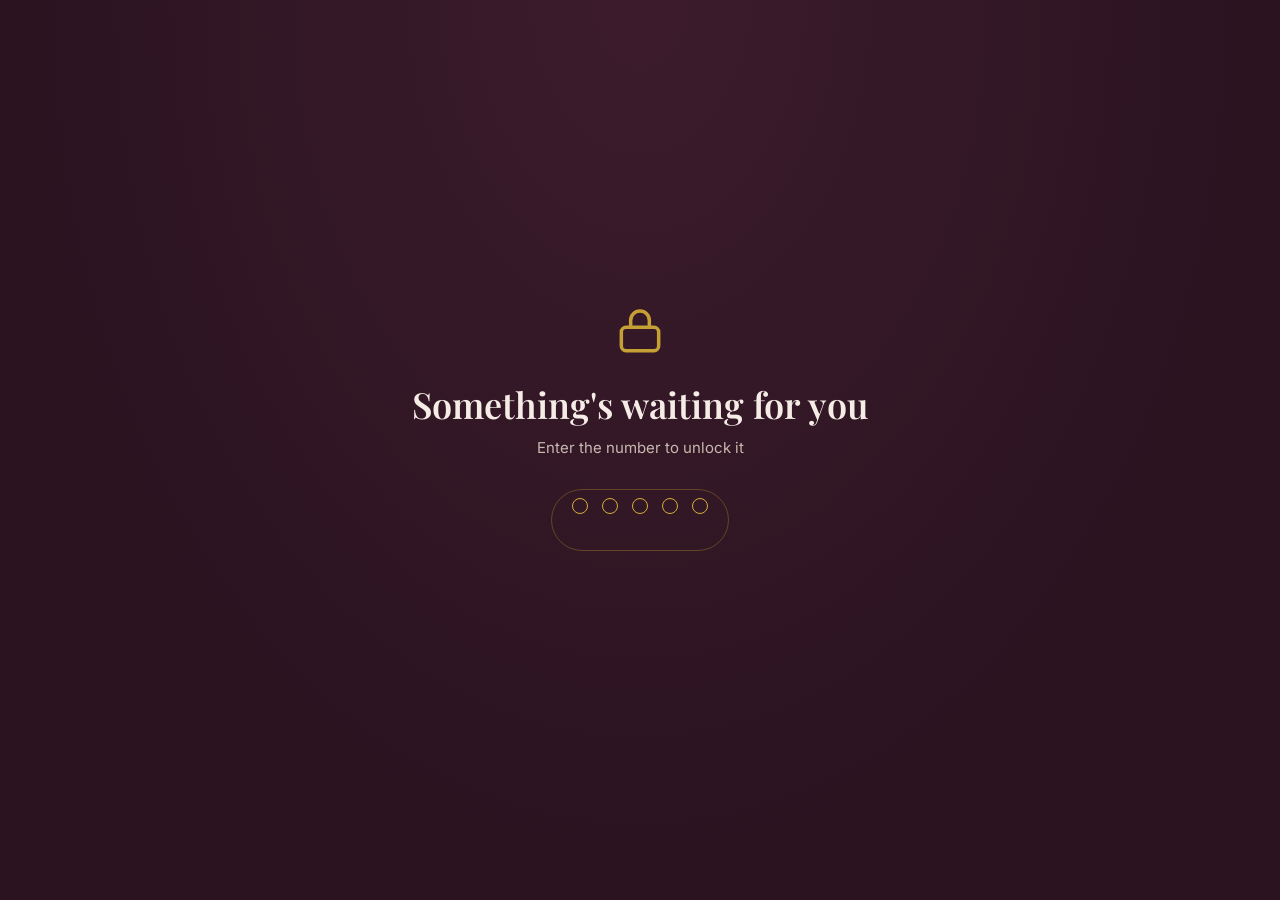
<file: index.html>
<!DOCTYPE html>
<html lang="en">
<head>
<meta charset="UTF-8">
<meta name="viewport" content="width=device-width, initial-scale=1.0">
<link rel="stylesheet" href="style.css">
<title>For You</title>
</head>
<body>

<!-- ============ LOCK SCREEN ============ -->
<div class="screen active" id="lock-screen">
  <div class="lock-wrap">
    <svg class="lock-icon" viewBox="0 0 24 24" fill="none" stroke="#D4AF37" stroke-width="1.5">
      <rect x="4" y="10" width="16" height="10" rx="2"/>
      <path d="M8 10V7a4 4 0 0 1 8 0v3"/>
    </svg>
    <h1>Something's waiting for you</h1>
    <p>Enter the number to unlock it</p>

    <div class="pin-hit-area" id="pin-hit-area">
      <div class="pin-dots" id="pin-dots">
        <div class="pin-dot"></div>
        <div class="pin-dot"></div>
        <div class="pin-dot"></div>
        <div class="pin-dot"></div>
        <div class="pin-dot"></div>
      </div>
    </div>
    <input id="pin-input" type="tel" inputmode="numeric" maxlength="5" autocomplete="off" />
    <div class="error-msg" id="error-msg">Not quite — try again</div>
  </div>
   <script src="script.js" defer></script>
</div>
</body>
</html>
</file>
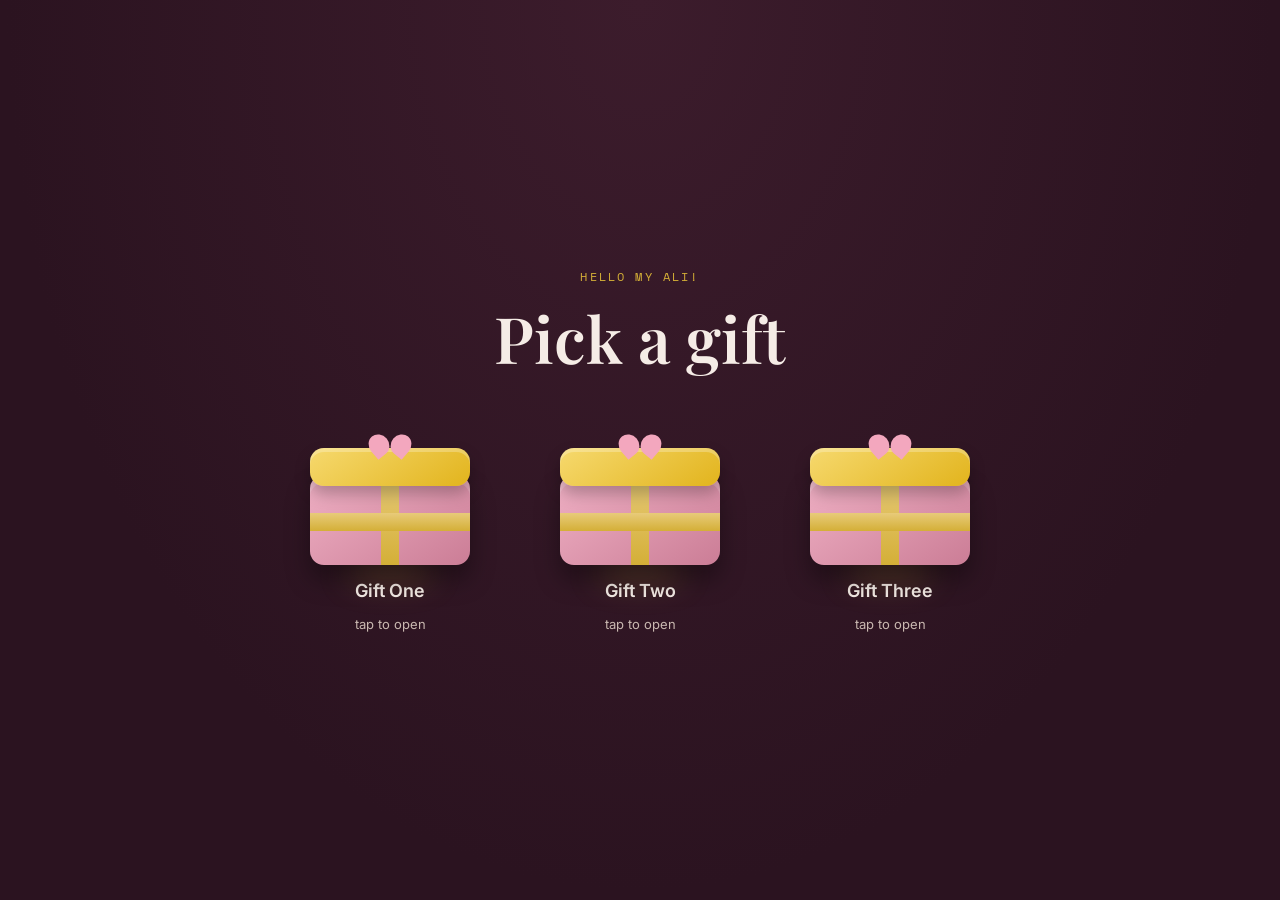
<file: gift.html>
<!DOCTYPE html>
<html lang="en">
<head>
<meta charset="UTF-8">
<meta name="viewport" content="width=device-width, initial-scale=1.0">
<link rel="stylesheet" href="style.css">
<title>For You</title>
</head>
<body>
<div class="screen active" id="gift-screen">
  <div class="gift-wrap">
    <div class="eyebrow">Hello my Ali!</div>
    <h1>Pick a gift</h1>

    <div class="gifts">
      <!-- EDIT ME: change href to your real page link, and the label text -->
      <a class="gift" href="gift1.html" target="_self">
        <div class="gift-box">
          <div class="gift-base"></div>
          <div class="gift-lid"><div class="gift-bow"></div></div>
        </div>
        <div class="gift-label">Gift One</div>
        <div class="gift-sub">tap to open</div>
      </a>

      <a class="gift" href="gift2.html" target="_self">
        <div class="gift-box">
          <div class="gift-base"></div>
          <div class="gift-lid"><div class="gift-bow"></div></div>
        </div>
        <div class="gift-label">Gift Two</div>
        <div class="gift-sub">tap to open</div>
      </a>

      <a class="gift" href="gift3.html" target="_self">
        <div class="gift-box">
          <div class="gift-base"></div>
          <div class="gift-lid"><div class="gift-bow"></div></div>
        </div>
        <div class="gift-label">Gift Three</div>
        <div class="gift-sub">tap to open</div>
      </a>
    </div>
  </div>
</div>
</body>
</html>
</file>
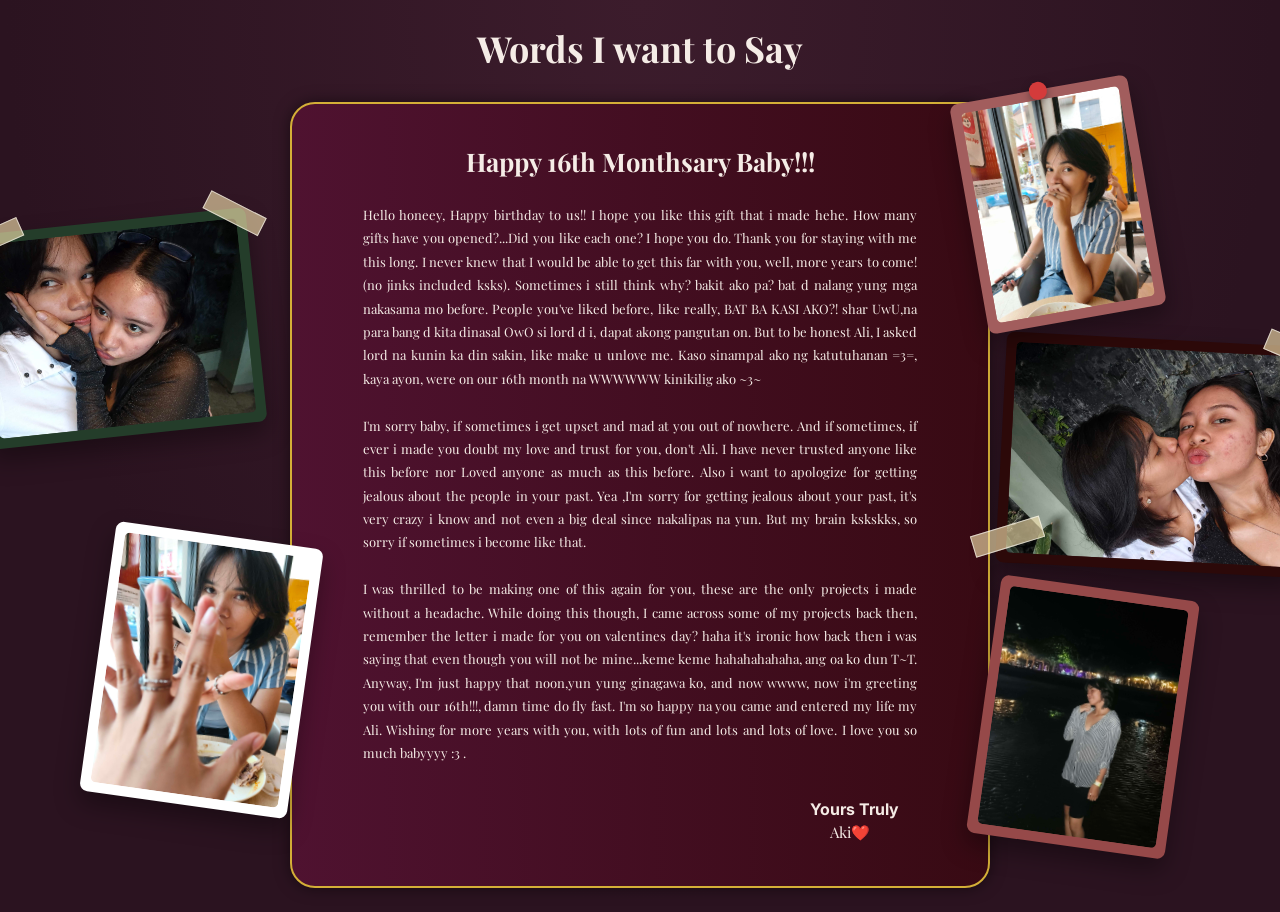
<file: gift1.html>
<!DOCTYPE html>
<html lang="en">
<head>
<meta charset="UTF-8">
<meta name="viewport" content="width=device-width, initial-scale=1.0">
<title>For You</title>
</head>

<style>
    @import url('https://fonts.googleapis.com/css2?family=Playfair+Display:wght@600;700&family=Inter:wght@400;500;600&family=Space+Mono:wght@400;700&display=swap');

  :root{
    --plum: #2B1320;
    --plum-soft: #3C1C2C;
    --rose: #E8A0B4;
    --gold: #D4AF37;
    --gold-soft: #E8CB7A;
    --cream: #F5ECE6;
    --cream-dim: #C9B8B0;
  }

  *{ box-sizing: border-box; margin:0; padding:0; }

  body{
    background: radial-gradient(ellipse at top, var(--plum-soft), var(--plum) 70%);
    color: var(--cream);
    font-family: 'Inter', sans-serif;
    min-height: 100vh;
    display: flex;
    align-items: center;
    justify-content: center;
    padding: 24px;
    overflow-x: hidden;
  }

  
  .screen.active{ display: block; animation: fadeIn 0.6s ease; }

  @keyframes fadeIn{
    from{ opacity: 0; transform: translateY(12px); }
    to{ opacity: 1; transform: translateY(0); }
  }

.welcome{
    width:100%;
    display:flex;
    flex-direction:column;
    align-items:center;
}

.welcome h2{
    text-align:center;
    font-family:'Playfair Display',serif;
    font-size:clamp(24px,4vw,36px);
    margin-bottom:30px;
}
  
  .container{
    position:relative;
    width:min(90vw,700px);
    min-height:70vh;
    display:flex;
    flex-direction:column;
    background:linear-gradient(to left,#380a13,#4f1230);
    border:2px solid var(--gold);
    border-radius:25px;
    box-shadow:0 0 15px rgba(0,0,0,.5);
    padding:40px;
}
  
  .photo-left {
    position:absolute;
    width:30%;
    background:white;
    padding:10px;
    border-radius:8px;
    box-shadow:0 12px 25px rgba(0,0,0,.35);
    max-width:250px;
    top:55%;
    left:-28%;
    transform:rotate(8deg);

  }
  .Ali {
    width:100%;
    height:auto;
    display:block;
    border-radius:5px;
  }
  .photo-right{
    position:absolute;
    background:rgb(162, 93, 93);
    padding:10px;
    border-radius:8px;
    box-shadow:0 12px 25px rgba(0,0,0,.35);
    width:30%;
    max-width:180px;
    top:-2%;
    right:-23%;
    transform:rotate(-10deg);
    z-index:30;
}
  .pin {
    position:absolute;
    width:18px;
    height:18px;
    background:#d43b3b;
    border-radius:50%;
    top:-8px;
    left:50%;
    transform:translateX(-50%);
    box-shadow:0 3px 8px rgba(0,0,0,.35);
}

  .Ash{
   width:100%;
    height:auto;
    display:block;
    border-radius:5px;
  }

  .photo-top{
    position:absolute;
    background:rgb(36, 61, 42);
    padding:10px;
    border-radius:8px;
    box-shadow:0 12px 25px rgba(0,0,0,.35);
    width:40%;
    max-width:300px;
    top:15%;
    left:-45%;
    transform:rotate(-6deg);
}

  .photo-top::before,
  .photo-top::after{
    content:"";
   position:absolute;
    width:60px;
    height:18px;
    background:rgba(255,235,180,.6);
    border:1px solid rgba(255,255,255,.6);
  }
  .photo-top::before{
    top: -5px;
    left: -3%;
    transform:rotate(-18deg);
  }
  .photo-top::after{
    top: -5px;
    right: -20px;
    transform:rotate(33deg);
  }

  .Ashki{
    width:100%;
    height:auto;
    display:block;
    border-radius:5px;
  }
  .photo-right-tape{
    position:absolute;
    background:rgb(44, 9, 9);
    padding:10px;
    border-radius:8px;
    box-shadow:0 12px 25px rgba(0,0,0,.35);
    width:45%;
    max-width:300px;
    top:30%;
    right:-45%;
    transform:rotate(3deg);
}
.photo-right-tape::before,
.photo-right-tape::after{
    content: "";
    position:absolute;
    width:70px;
    height:20px;
    background:rgba(255,235,180,.6);
    border:1px solid rgba(255,255,255,.6);
}
.photo-right-tape::before{
     left:-25px;
    bottom:15px;
   transform: rotate(-20deg);
}
.photo-right-tape::after{
    top: -5px;
    right: -30px;
   transform: rotate(20deg);
}
.photo-img{
     width:100%;
    height:auto;
    display:block;
    border-radius:5px;
}
.photo-polaroid {
    position:absolute;
    background:rgb(150, 73, 73);
    padding:10px;
    border-radius:8px;
    box-shadow:0 12px 25px rgba(0,0,0,.35);
    width:50%;
    max-width:200px;
    bottom:5%;
    right:-28%;
    transform:rotate(8deg);
  }
  .Honey {
    width:100%;
    height:auto;
    display:block;
    border-radius:5px;
  }
  .letter{
    width:100%;
}

.letter h3{
    text-align:center;
    font-family:'Playfair Display',serif;
    font-size:clamp(20px,2vw,28px);
    margin-bottom:25px;
}

.letter p{
    font-family:'Playfair Display',serif;
    font-size:clamp(13px,1vw,15px);
    line-height:1.8;
    text-align:justify;
    margin-inline:5%;
}

.remark {
    margin-top:35px;
    text-align:right;
    margin-right:8%;
}
.remark p{
    font-size:clamp(10px,2vw,15px);
    line-height:1.8;
    text-align:right;
    margin-right:5%;
}
@media(max-width:600px){

.container{
    width:100%;
    padding:20px;
    border-radius:20px;
}

.photo-left{
    width:95px;
    left:5px;
    top:-15px;
}

.photo-top{
    width:120px;
    left:70px;
    top:-20px;
}
.photo-right{
    width:95px;
    right:5px;
    top:-15px;
}
.photo-right-tape,
.photo-polaroid{
    display:none;
}
.letter h3{
    margin-top:70px;
}
.letter p{
    margin-inline:3%;
    font-size:15px;
}
}
</style>

<body>
<div class="welcome" stroke="#D4AF37" stroke-width="1.5">
    <h2>Words I want to Say</h2>

<div class="container" id="letter-border">

    <div class="photo-frame photo-left">
        <div class="tape"></div>
        <img src="./image/pic1.jpg" class="Ali" alt="ali">
    </div>
    <div class="photo-frame photo-right">
    <div class="pin"></div>
        <img src="./image/pic2.jpg" class="Ash" alt="ash">
    </div>
    <div class="photo-frame photo-top">
        <img src="./image/pic5.jpg" class="Ashki" alt="ashki">
    </div>
        <div class="photo-frame photo-right-tape">
        <img src="./image/pic6.jpg" class="photo-img" alt="Us">
    </div>
    <div class="photo-frame photo-polaroid">
        <div class="pols"></div>
        <img src="./image/pic3.jpg" class="Honey" alt="honey">
    </div>

    <div class="letter" id="write-letter">
        <h3>Happy 16th Monthsary Baby!!!</h3>
        <p>Hello honeey, Happy birthday to us!!
            I hope you like this gift that i made hehe.
            How many gifts have you opened?...Did you like each one?
            I hope you do.
            Thank you for staying with me this long. I never knew that
            I would be able to get this far with you, well, more years to come! (no jinks included ksks). Sometimes i still think why? bakit ako pa? bat d nalang yung 
            mga nakasama mo before. People you've liked before, like really, BAT BA KASI AKO?! shar UwU,na para bang d kita dinasal OwO
            si lord d i, dapat akong pangutan on. But to be honest Ali, I asked lord na kunin ka din sakin, like make u unlove me. Kaso 
            sinampal ako ng katutuhanan =3=, kaya ayon, were on our 16th month na WWWWWW kinikilig ako ~3~ <br>
            
            <br>I'm sorry baby, if sometimes i get upset and mad at you out of nowhere. And if sometimes, if ever i made you doubt 
            my love and trust for you, don't Ali. I have never trusted anyone like this before nor Loved anyone as much as this 
            before. Also i want to apologize for getting jealous about the people in your past. Yea ,I'm sorry for getting jealous
            about your past, it's very crazy i know and not even a big deal since nakalipas na yun. But my brain kskskks, so sorry 
            if sometimes i become like that. <br><br> 

            I was thrilled to be making one of this again for you, these are 
            the only projects i made without a headache. While doing this though, I came
            across some of my projects back then, remember the letter i made for you on valentines day?
            haha it's ironic how back then i was saying that even though you will not be mine...keme keme
            hahahahahaha, ang oa ko dun T~T. Anyway, I'm just happy that noon,yun yung ginagawa ko,
            and now wwww, now i'm greeting you with our 16th!!!, damn time do fly fast. 
            I'm so happy na you came and 
            entered my life my Ali. Wishing for more years with you, with
            lots of fun and lots and lots of love. I love you so much babyyyy :3 . </p>
        <div class="remark" id="remark">
            <h4>Yours Truly</h4>
            <p>Aki❤️</p>
        </div>
        
    </div>
    </div>
</div>
</file>
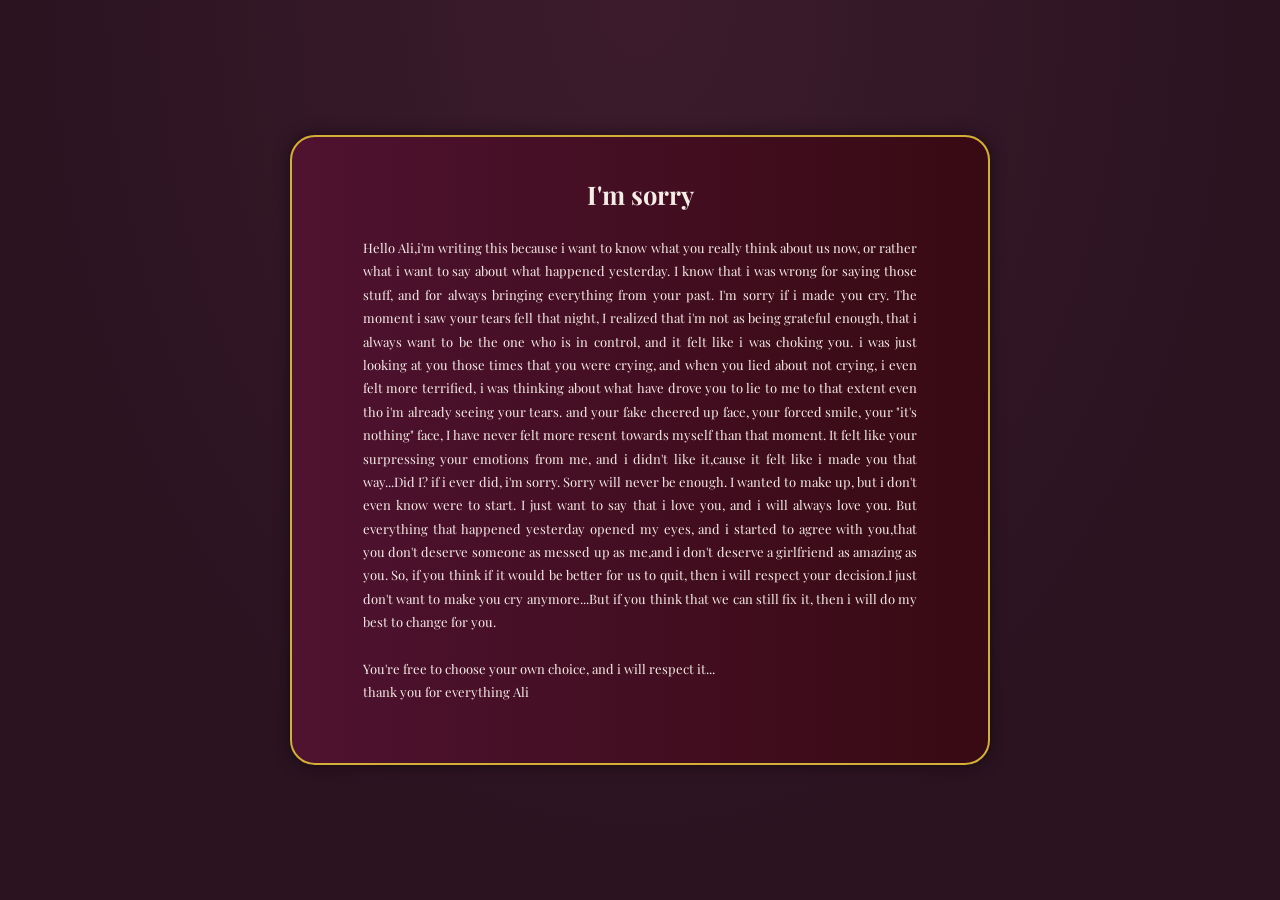
<file: gift3.html>
<!DOCTYPE html>
<html lang="en">
<head>
<meta charset="UTF-8">
<meta name="viewport" content="width=device-width, initial-scale=1.0">
<title>For You</title>
</head>

<style>
    @import url('https://fonts.googleapis.com/css2?family=Playfair+Display:wght@600;700&family=Inter:wght@400;500;600&family=Space+Mono:wght@400;700&display=swap');

  :root{
    --plum: #2B1320;
    --plum-soft: #3C1C2C;
    --rose: #E8A0B4;
    --gold: #D4AF37;
    --gold-soft: #E8CB7A;
    --cream: #F5ECE6;
    --cream-dim: #C9B8B0;
  }

  *{ box-sizing: border-box; margin:0; padding:0; }

  body{
    background: radial-gradient(ellipse at top, var(--plum-soft), var(--plum) 70%);
    color: var(--cream);
    font-family: 'Inter', sans-serif;
    min-height: 100vh;
    display: flex;
    align-items: center;
    justify-content: center;
    padding: 24px;
    overflow-x: hidden;
  }

  
  .screen.active{ display: block; animation: fadeIn 0.6s ease; }

  @keyframes fadeIn{
    from{ opacity: 0; transform: translateY(12px); }
    to{ opacity: 1; transform: translateY(0); }
  }

.welcome{
    width:100%;
    display:flex;
    flex-direction:column;
    align-items:center;
}
  
  .container{
    position:relative;
    width:min(90vw,700px);
    min-height:70vh;
    display:flex;
    flex-direction:column;
    background:linear-gradient(to left,#380a13,#4f1230);
    border:2px solid var(--gold);
    border-radius:25px;
    box-shadow:0 0 15px rgba(0,0,0,.5);
    padding:40px;
}
  .letter{
    width:100%;
}

.letter h3{
    text-align:center;
    font-family:'Playfair Display',serif;
    font-size:clamp(20px,2vw,28px);
    margin-bottom:25px;
}

.letter p{
    font-family:'Playfair Display',serif;
    font-size:clamp(13px,1vw,15px);
    line-height:1.8;
    text-align:justify;
    margin-inline:5%;
}
@media(max-width:600px){

.container{
    width:100%;
    padding:20px;
    border-radius:20px;
}
.letter h3{
    margin-top:70px;
}
.letter p{
    margin-inline:3%;
    font-size:15px;
}
}
</style>

<body>
<div class="welcome" stroke="#D4AF37" stroke-width="1.5">

<div class="container" id="letter-border">

    <div class="letter" id="write-letter">
        <h3>I'm sorry</h3>
        <p>Hello Ali,i'm writing this because i want to know what you really think about us now, or 
            rather what i want to say about what happened yesterday. I know that i was wrong
            for saying those stuff, and for always bringing everything from your past. I'm sorry if 
            i made you cry. The moment i saw your tears fell that night, I realized that i'm not as being grateful enough,
            that i always want to be the one who is in control, and it felt like i was choking you.
            i was  just looking at you those times that you were crying, and when you lied about not crying, i even felt more terrified,
            i was thinking about what have drove you to lie to me to that extent even tho i'm already seeing your tears.
            and your fake cheered up face, your forced smile, your "it's nothing" face, I have never felt more resent towards myself than that moment.
            It felt like your surpressing your emotions from me, and i didn't like it,cause it felt like i made you that way...Did I?
            if i ever did, i'm sorry. Sorry will never be enough. I wanted to make up, but i don't even know were to start. I just want to say that i love you, and i will always love you.
            But everything that happened yesterday opened my eyes, and i started to agree with you,that you don't deserve someone as messed up as me,and i don't deserve
            a girlfriend as amazing as you. So, if you think if it would be better for us to quit, then i will respect your decision.I just don't want to make you cry anymore...But 
            if you think that we can still fix it, then i will do my best to change for you. <br> <br>You're free to choose your own choice, and i will respect it...<br>thank you for everything Ali
        </p>
        </div>
    </div>
    </div>
</div>
</file>
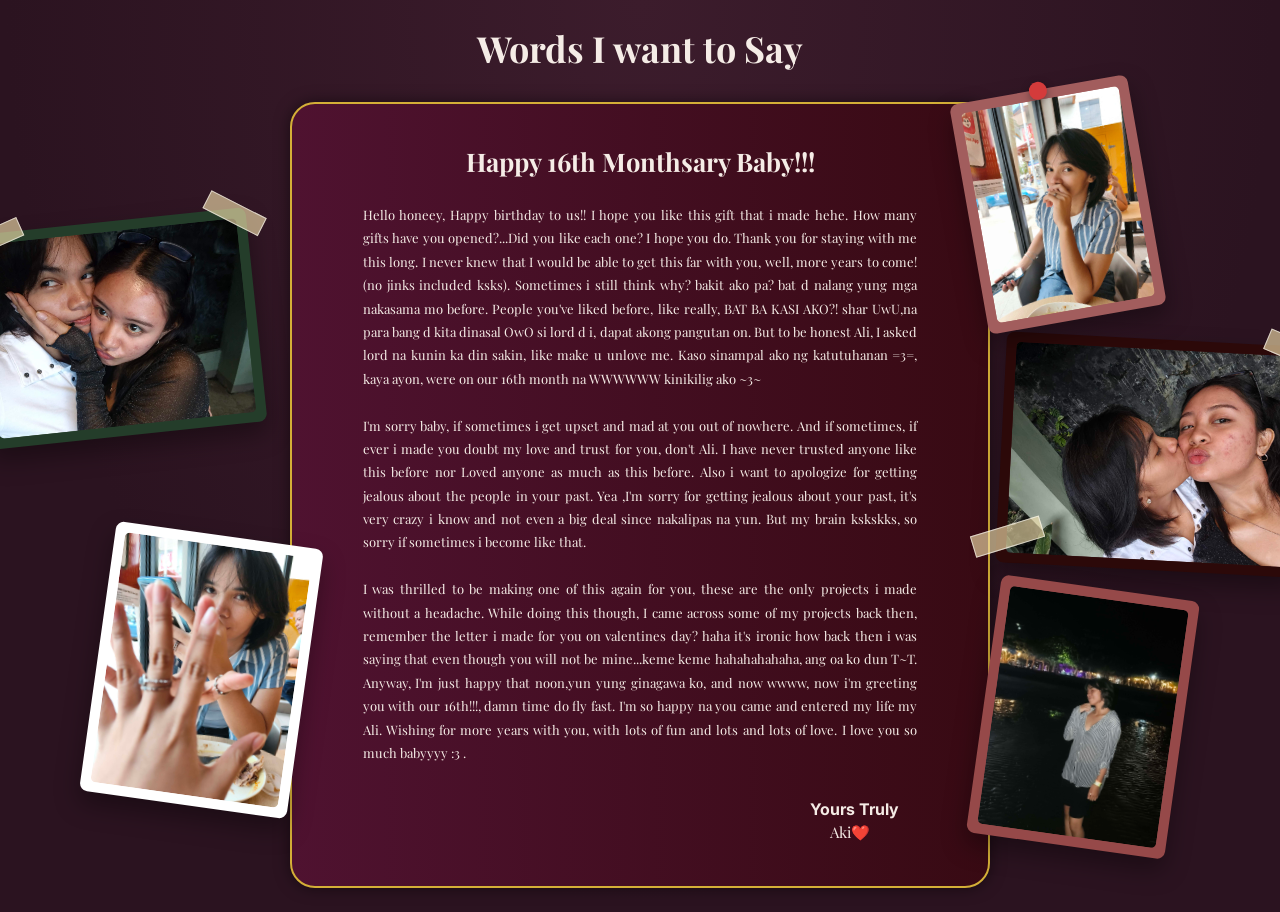
<file: Ali/gift1.html>
<!DOCTYPE html>
<html lang="en">
<head>
<meta charset="UTF-8">
<meta name="viewport" content="width=device-width, initial-scale=1.0">
<title>For You</title>
</head>

<style>
    @import url('https://fonts.googleapis.com/css2?family=Playfair+Display:wght@600;700&family=Inter:wght@400;500;600&family=Space+Mono:wght@400;700&display=swap');

  :root{
    --plum: #2B1320;
    --plum-soft: #3C1C2C;
    --rose: #E8A0B4;
    --gold: #D4AF37;
    --gold-soft: #E8CB7A;
    --cream: #F5ECE6;
    --cream-dim: #C9B8B0;
  }

  *{ box-sizing: border-box; margin:0; padding:0; }

  body{
    background: radial-gradient(ellipse at top, var(--plum-soft), var(--plum) 70%);
    color: var(--cream);
    font-family: 'Inter', sans-serif;
    min-height: 100vh;
    display: flex;
    align-items: center;
    justify-content: center;
    padding: 24px;
    overflow-x: hidden;
  }

  
  .screen.active{ display: block; animation: fadeIn 0.6s ease; }

  @keyframes fadeIn{
    from{ opacity: 0; transform: translateY(12px); }
    to{ opacity: 1; transform: translateY(0); }
  }

.welcome{
    width:100%;
    display:flex;
    flex-direction:column;
    align-items:center;
}

.welcome h2{
    text-align:center;
    font-family:'Playfair Display',serif;
    font-size:clamp(24px,4vw,36px);
    margin-bottom:30px;
}
  
  .container{
    position:relative;
    width:min(90vw,700px);
    min-height:70vh;
    display:flex;
    flex-direction:column;
    background:linear-gradient(to left,#380a13,#4f1230);
    border:2px solid var(--gold);
    border-radius:25px;
    box-shadow:0 0 15px rgba(0,0,0,.5);
    padding:40px;
}
  
  .photo-left {
    position:absolute;
    width:30%;
    background:white;
    padding:10px;
    border-radius:8px;
    box-shadow:0 12px 25px rgba(0,0,0,.35);
    max-width:250px;
    top:55%;
    left:-28%;
    transform:rotate(8deg);

  }
  .Ali {
    width:100%;
    height:auto;
    display:block;
    border-radius:5px;
  }
  .photo-right{
    position:absolute;
    background:rgb(162, 93, 93);
    padding:10px;
    border-radius:8px;
    box-shadow:0 12px 25px rgba(0,0,0,.35);
    width:30%;
    max-width:180px;
    top:-2%;
    right:-23%;
    transform:rotate(-10deg);
    z-index:30;
}
  .pin {
    position:absolute;
    width:18px;
    height:18px;
    background:#d43b3b;
    border-radius:50%;
    top:-8px;
    left:50%;
    transform:translateX(-50%);
    box-shadow:0 3px 8px rgba(0,0,0,.35);
}

  .Ash{
   width:100%;
    height:auto;
    display:block;
    border-radius:5px;
  }

  .photo-top{
    position:absolute;
    background:rgb(36, 61, 42);
    padding:10px;
    border-radius:8px;
    box-shadow:0 12px 25px rgba(0,0,0,.35);
    width:40%;
    max-width:300px;
    top:15%;
    left:-45%;
    transform:rotate(-6deg);
}

  .photo-top::before,
  .photo-top::after{
    content:"";
   position:absolute;
    width:60px;
    height:18px;
    background:rgba(255,235,180,.6);
    border:1px solid rgba(255,255,255,.6);
  }
  .photo-top::before{
    top: -5px;
    left: -3%;
    transform:rotate(-18deg);
  }
  .photo-top::after{
    top: -5px;
    right: -20px;
    transform:rotate(33deg);
  }

  .Ashki{
    width:100%;
    height:auto;
    display:block;
    border-radius:5px;
  }
  .photo-right-tape{
    position:absolute;
    background:rgb(44, 9, 9);
    padding:10px;
    border-radius:8px;
    box-shadow:0 12px 25px rgba(0,0,0,.35);
    width:45%;
    max-width:300px;
    top:30%;
    right:-45%;
    transform:rotate(3deg);
}
.photo-right-tape::before,
.photo-right-tape::after{
    content: "";
    position:absolute;
    width:70px;
    height:20px;
    background:rgba(255,235,180,.6);
    border:1px solid rgba(255,255,255,.6);
}
.photo-right-tape::before{
     left:-25px;
    bottom:15px;
   transform: rotate(-20deg);
}
.photo-right-tape::after{
    top: -5px;
    right: -30px;
   transform: rotate(20deg);
}
.photo-img{
     width:100%;
    height:auto;
    display:block;
    border-radius:5px;
}
.photo-polaroid {
    position:absolute;
    background:rgb(150, 73, 73);
    padding:10px;
    border-radius:8px;
    box-shadow:0 12px 25px rgba(0,0,0,.35);
    width:50%;
    max-width:200px;
    bottom:5%;
    right:-28%;
    transform:rotate(8deg);
  }
  .Honey {
    width:100%;
    height:auto;
    display:block;
    border-radius:5px;
  }
  .letter{
    width:100%;
}

.letter h3{
    text-align:center;
    font-family:'Playfair Display',serif;
    font-size:clamp(20px,2vw,28px);
    margin-bottom:25px;
}

.letter p{
    font-family:'Playfair Display',serif;
    font-size:clamp(13px,1vw,15px);
    line-height:1.8;
    text-align:justify;
    margin-inline:5%;
}

.remark {
    margin-top:35px;
    text-align:right;
    margin-right:8%;
}
.remark p{
    font-size:clamp(10px,2vw,15px);
    line-height:1.8;
    text-align:right;
    margin-right:5%;
}
@media(max-width:600px){

.container{
    width:100%;
    padding:20px;
    border-radius:20px;
}

.photo-left{
    width:95px;
    left:5px;
    top:-15px;
}

.photo-top{
    width:120px;
    left:70px;
    top:-20px;
}
.photo-right{
    width:95px;
    right:5px;
    top:-15px;
}
.photo-right-tape,
.photo-polaroid{
    display:none;
}
.letter h3{
    margin-top:70px;
}
.letter p{
    margin-inline:3%;
    font-size:15px;
}
}
</style>

<body>
<div class="welcome" stroke="#D4AF37" stroke-width="1.5">
    <h2>Words I want to Say</h2>

<div class="container" id="letter-border">

    <div class="photo-frame photo-left">
        <div class="tape"></div>
        <img src="/image/pic1.jpg" class="Ali" alt="ali">
    </div>
    <div class="photo-frame photo-right">
    <div class="pin"></div>
        <img src="/image/pic2.jpg" class="Ash" alt="ash">
    </div>
    <div class="photo-frame photo-top">
        <img src="/image/pic5.jpg" class="Ashki" alt="ashki">
    </div>
        <div class="photo-frame photo-right-tape">
        <img src="/image/pic6.jpg" class="photo-img" alt="Us">
    </div>
    <div class="photo-frame photo-polaroid">
        <div class="pols"></div>
        <img src="/image/pic3.jpg" class="Honey" alt="honey">
    </div>

    <div class="letter" id="write-letter">
        <h3>Happy 16th Monthsary Baby!!!</h3>
        <p>Hello honeey, Happy birthday to us!!
            I hope you like this gift that i made hehe.
            How many gifts have you opened?...Did you like each one?
            I hope you do.
            Thank you for staying with me this long. I never knew that
            I would be able to get this far with you, well, more years to come! (no jinks included ksks). Sometimes i still think why? bakit ako pa? bat d nalang yung 
            mga nakasama mo before. People you've liked before, like really, BAT BA KASI AKO?! shar UwU,na para bang d kita dinasal OwO
            si lord d i, dapat akong pangutan on. But to be honest Ali, I asked lord na kunin ka din sakin, like make u unlove me. Kaso 
            sinampal ako ng katutuhanan =3=, kaya ayon, were on our 16th month na WWWWWW kinikilig ako ~3~ <br>
            
            <br>I'm sorry baby, if sometimes i get upset and mad at you out of nowhere. And if sometimes, if ever i made you doubt 
            my love and trust for you, don't Ali. I have never trusted anyone like this before nor Loved anyone as much as this 
            before. Also i want to apologize for getting jealous about the people in your past. Yea ,I'm sorry for getting jealous
            about your past, it's very crazy i know and not even a big deal since nakalipas na yun. But my brain kskskks, so sorry 
            if sometimes i become like that. <br><br> 

            I was thrilled to be making one of this again for you, these are 
            the only projects i made without a headache. While doing this though, I came
            across some of my projects back then, remember the letter i made for you on valentines day?
            haha it's ironic how back then i was saying that even though you will not be mine...keme keme
            hahahahahaha, ang oa ko dun T~T. Anyway, I'm just happy that noon,yun yung ginagawa ko,
            and now wwww, now i'm greeting you with our 16th!!!, damn time do fly fast. 
            I'm so happy na you came and 
            entered my life my Ali. Wishing for more years with you, with
            lots of fun and lots and lots of love. I love you so much babyyyy :3 . </p>
        <div class="remark" id="remark">
            <h4>Yours Truly</h4>
            <p>Aki❤️</p>
        </div>
        
    </div>
    </div>
</div>
</file>
<file: style.css>
@import url('https://fonts.googleapis.com/css2?family=Playfair+Display:wght@600;700&family=Inter:wght@400;500;600&family=Space+Mono:wght@400;700&display=swap');

  /* ============================================
     EDIT ME: change the password here
     ============================================ */

  :root{
    --plum: #2B1320;
    --plum-soft: #3C1C2C;
    --rose: #E8A0B4;
    --gold: #D4AF37;
    --gold-soft: #E8CB7A;
    --cream: #F5ECE6;
    --cream-dim: #C9B8B0;
  }

  *{ box-sizing: border-box; margin:0; padding:0; }

  body{
    background: radial-gradient(ellipse at top, var(--plum-soft), var(--plum) 70%);
    color: var(--cream);
    font-family: 'Inter', sans-serif;
    min-height: 100vh;
    display: flex;
    align-items: center;
    justify-content: center;
    padding: 24px;
    overflow-x: hidden;
  }

  .screen{ display: none; width: 100%; max-width: 720px; }
  .screen.active{ display: block; animation: fadeIn 0.6s ease; }

  @keyframes fadeIn{
    from{ opacity: 0; transform: translateY(12px); }
    to{ opacity: 1; transform: translateY(0); }
  }

  /* ---------- LOCK SCREEN ---------- */

  .lock-wrap{
    display: flex;
    flex-direction: column;
    align-items: center;
    text-align: center;
  }

  .lock-icon{
    width: 56px;
    height: 56px;
    margin-bottom: 20px;
    opacity: 0.9;
  }

  .lock-wrap h1{
    font-family: 'Playfair Display', serif;
    font-size: clamp(26px, 5vw, 36px);
    font-weight: 600;
    margin-bottom: 10px;
    color: var(--cream);
  }

  .lock-wrap p{
    color: var(--cream-dim);
    font-size: 15px;
    margin-bottom: 32px;
  }

  .pin-dots{
    display: flex;
    gap: 14px;
    margin-bottom: 28px;
  }

  .pin-dot{
    width: 16px;
    height: 16px;
    border-radius: 50%;
    border: 1.5px solid var(--gold);
    transition: background 0.15s ease, transform 0.15s ease;
  }
  .pin-dot.filled{
    background: var(--gold);
    transform: scale(1.1);
  }

  .pin-dot.shake-error{
    border-color: var(--rose);
  }

  #pin-input{
    position: absolute;
    opacity: 0;
    pointer-events: none;
  }

  .pin-hit-area{
    cursor: text;
    padding: 8px 20px;
    border-radius: 40px;
    border: 1px solid rgba(212,175,55,0.3);
    margin-bottom: 20px;
    transition: border-color 0.2s ease;
  }
  .pin-hit-area:hover, .pin-hit-area:focus-within{
    border-color: var(--gold);
  }

  .error-msg{
    color: var(--rose);
    font-size: 13px;
    height: 18px;
    margin-bottom: 8px;
    opacity: 0;
    transition: opacity 0.2s ease;
  }
  .error-msg.show{ opacity: 1; }

  .shake{
    animation: shake 0.4s ease;
  }
  @keyframes shake{
    0%, 100%{ transform: translateX(0); }
    20%{ transform: translateX(-8px); }
    40%{ transform: translateX(8px); }
    60%{ transform: translateX(-6px); }
    80%{ transform: translateX(6px); }
  }

.gift-wrap{
    width:100%;
    max-width:1200px;
    margin:0 auto;
    padding:30px 20px;
    display:flex;
    flex-direction:column;
    align-items:center;
    text-align:center;
}

.gift-wrap .eyebrow{
    font-family:'Space Mono', monospace;
    font-size:12px;
    letter-spacing:.18em;
    text-transform:uppercase;
    color:var(--gold);
    margin-bottom:10px;
}

.gift-wrap h1{
    font-family:'Playfair Display', serif;
    font-size:clamp(42px,6vw,64px);
    font-weight:600;
    color:var(--cream);
    margin-bottom:50px;
}

.gifts{
    display:flex;
    justify-content:center;
    align-items:flex-start;
    gap:70px;
    width:100%;
}

.gift{
    width:180px;
    display:flex;
    flex-direction:column;
    align-items:center;
    gap:15px;
    text-decoration:none;
    color:inherit;
    background:none;
    border:none;
    transition:.35s ease;
    animation:floatGift 4s ease-in-out infinite;
}

.gift:nth-child(2){
    animation-delay:.5s;
}

.gift:nth-child(3){
    animation-delay:1s;
}

.gift:hover{
    transform:translateY(-18px) scale(1.08);
}

.gift-box{
    width:160px;
    height:135px;
    position:relative;
}

.gift-box::before{
    content:"";
    position:absolute;
    bottom:-18px;
    left:50%;
    transform:translateX(-50%);
    width:90px;
    height:20px;
    border-radius:50%;
    background:rgba(212,175,55,.28);
    filter:blur(15px);
    z-index:-1;
}

.gift-box::after{
    content:"✨";
    position:absolute;
    top:-12px;
    right:-10px;
    font-size:22px;
    opacity:0;
    transition:.3s;
}

.gift:hover .gift-box::after{
    opacity:1;
    animation:sparkle 1s infinite;
}
.gift-base{
    position:absolute;
    bottom:0;
    width:100%;
    height:90px;
    border-radius:14px;
    overflow:hidden;

    background:
    linear-gradient(145deg,#efb0c4,#cb7d96);

    box-shadow:
    inset 0 8px rgba(255,255,255,.18),
    0 15px 25px rgba(0,0,0,.35);
}


.gift-base::before{
    content:"";
    position:absolute;
    left:50%;
    top:0;
    transform:translateX(-50%);
    width:18px;
    height:100%;
    background:linear-gradient(var(--gold-soft),var(--gold));
}

.gift-base::after{
    content:"";
    position:absolute;
    left:0;
    top:42%;
    width:100%;
    height:18px;
    background:linear-gradient(var(--gold-soft),var(--gold));
}

.gift-lid{
    position:absolute;
    top:18px;
    left:0;
    width:100%;
    height:38px;

    border-radius:14px;

    background:
    linear-gradient(145deg,#f6d96e,#e2b41d);

    transform-origin:bottom center;
    transition:.45s;

    box-shadow:
    inset 0 4px rgba(255,255,255,.25),
    0 8px 15px rgba(0,0,0,.25);

    z-index:5;
}

.gift:hover .gift-lid{
    transform:rotateX(-65deg) translateY(-10px);
}

.gift-bow{
    position:absolute;
    top:-14px;
    left:50%;
    transform:translateX(-50%);
    width:42px;
    height:24px;
}

.gift-bow::before,
.gift-bow::after{
    content:"";
    position:absolute;
    width:20px;
    height:22px;
    background:#f3a7be;
    border-radius:60% 60% 60% 0;
}

.gift-bow::before{
    left:0;
    transform:rotate(-40deg);
}

.gift-bow::after{
    right:0;
    transform:rotate(40deg) scaleX(-1);
}

.gift-label{
    font-size:18px;
    font-weight:600;
    color:var(--cream);
}

.gift-sub{
    font-size:13px;
    color:var(--cream-dim);
}

.gift:hover .gift-label{
    color:var(--gold-soft);
}

@media (max-width:768px){

    .gift-wrap h1{
        font-size:48px;
    }
    .gifts{
        flex-direction:column;
        align-items:center;
        gap:45px;
    }
    .gift{
        width:170px;
    }
    .gift-box{
        width:140px;
        height:120px;
    }

}
@keyframes floatGift{
    0%,100%{
        transform:translateY(0);
    }
    50%{
        transform:translateY(-12px);
    }
}
@keyframes sparkle{
    0%,100%{
        transform:scale(1);
    }

    50%{
        transform:scale(1.4);
    }
}
@media (prefers-reduced-motion:reduce){

    *{
        animation:none !important;
        transition:none !important;
    }

}
</file>
